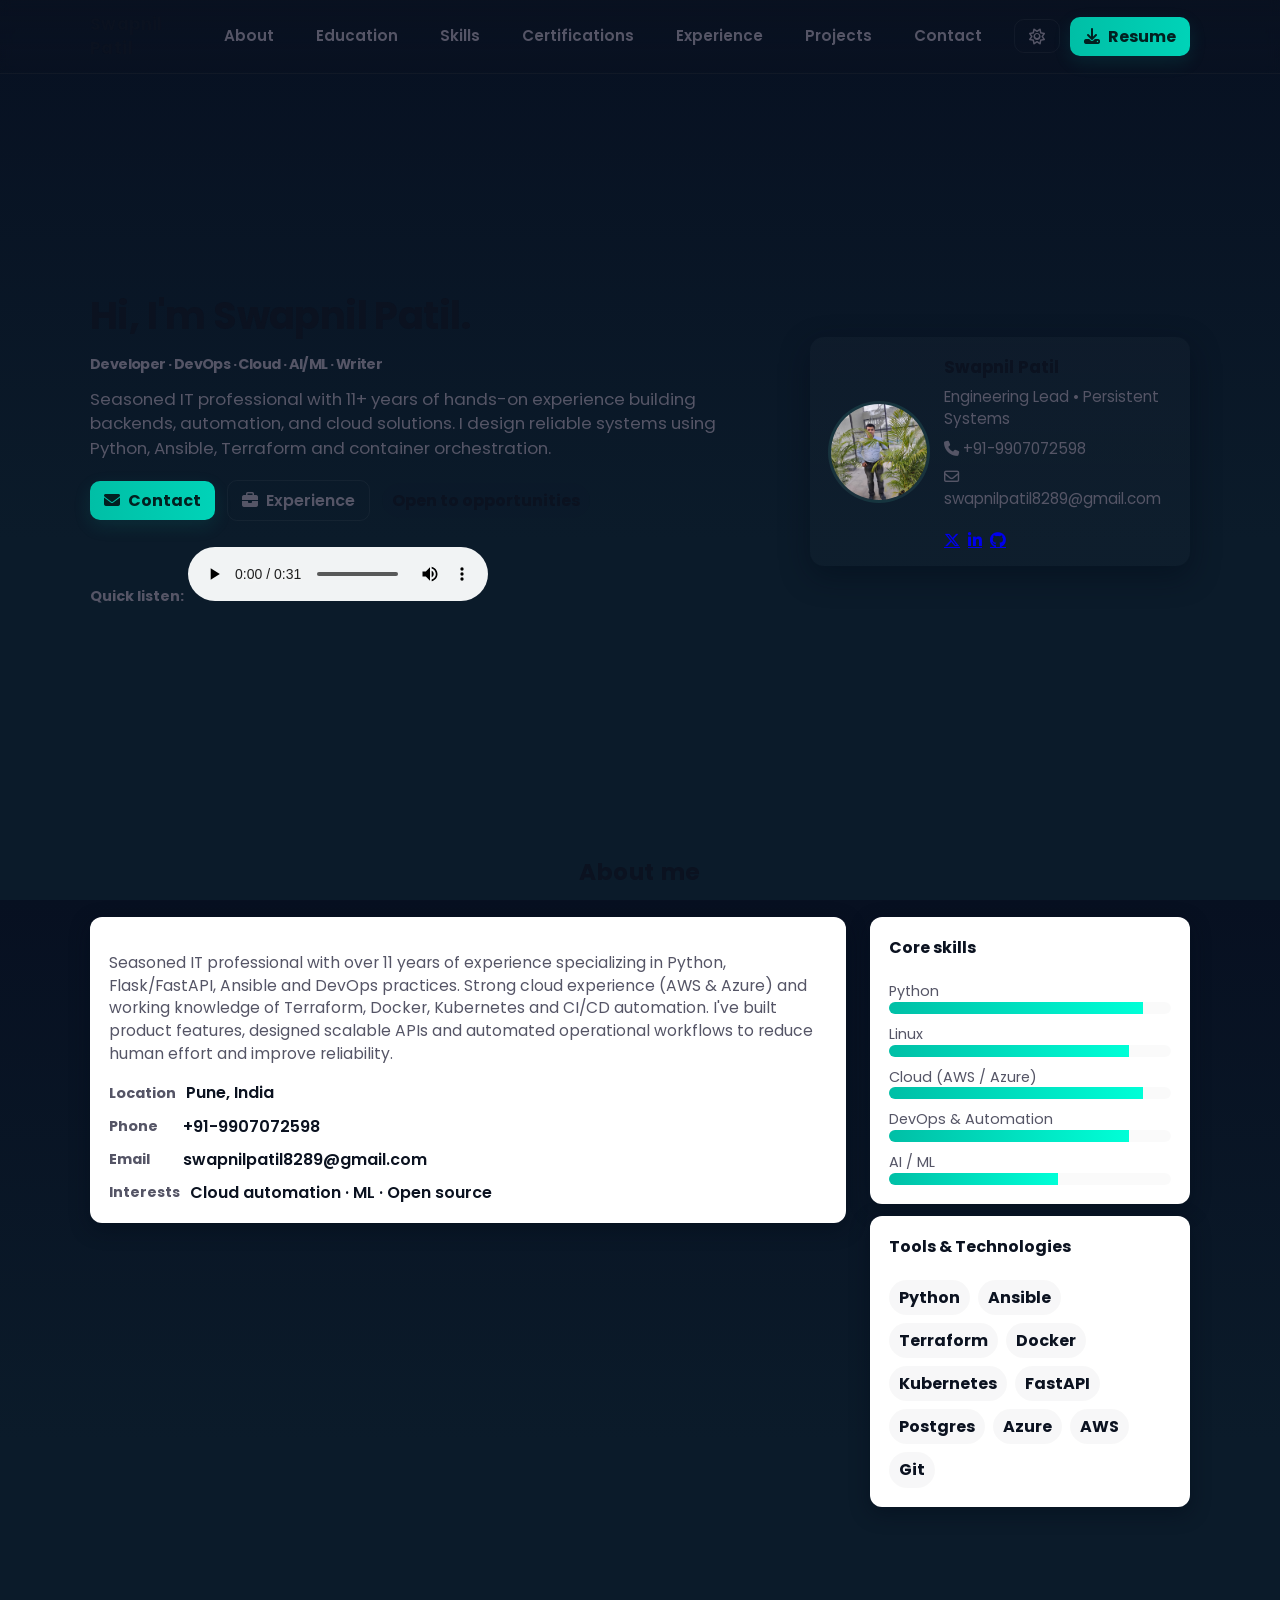
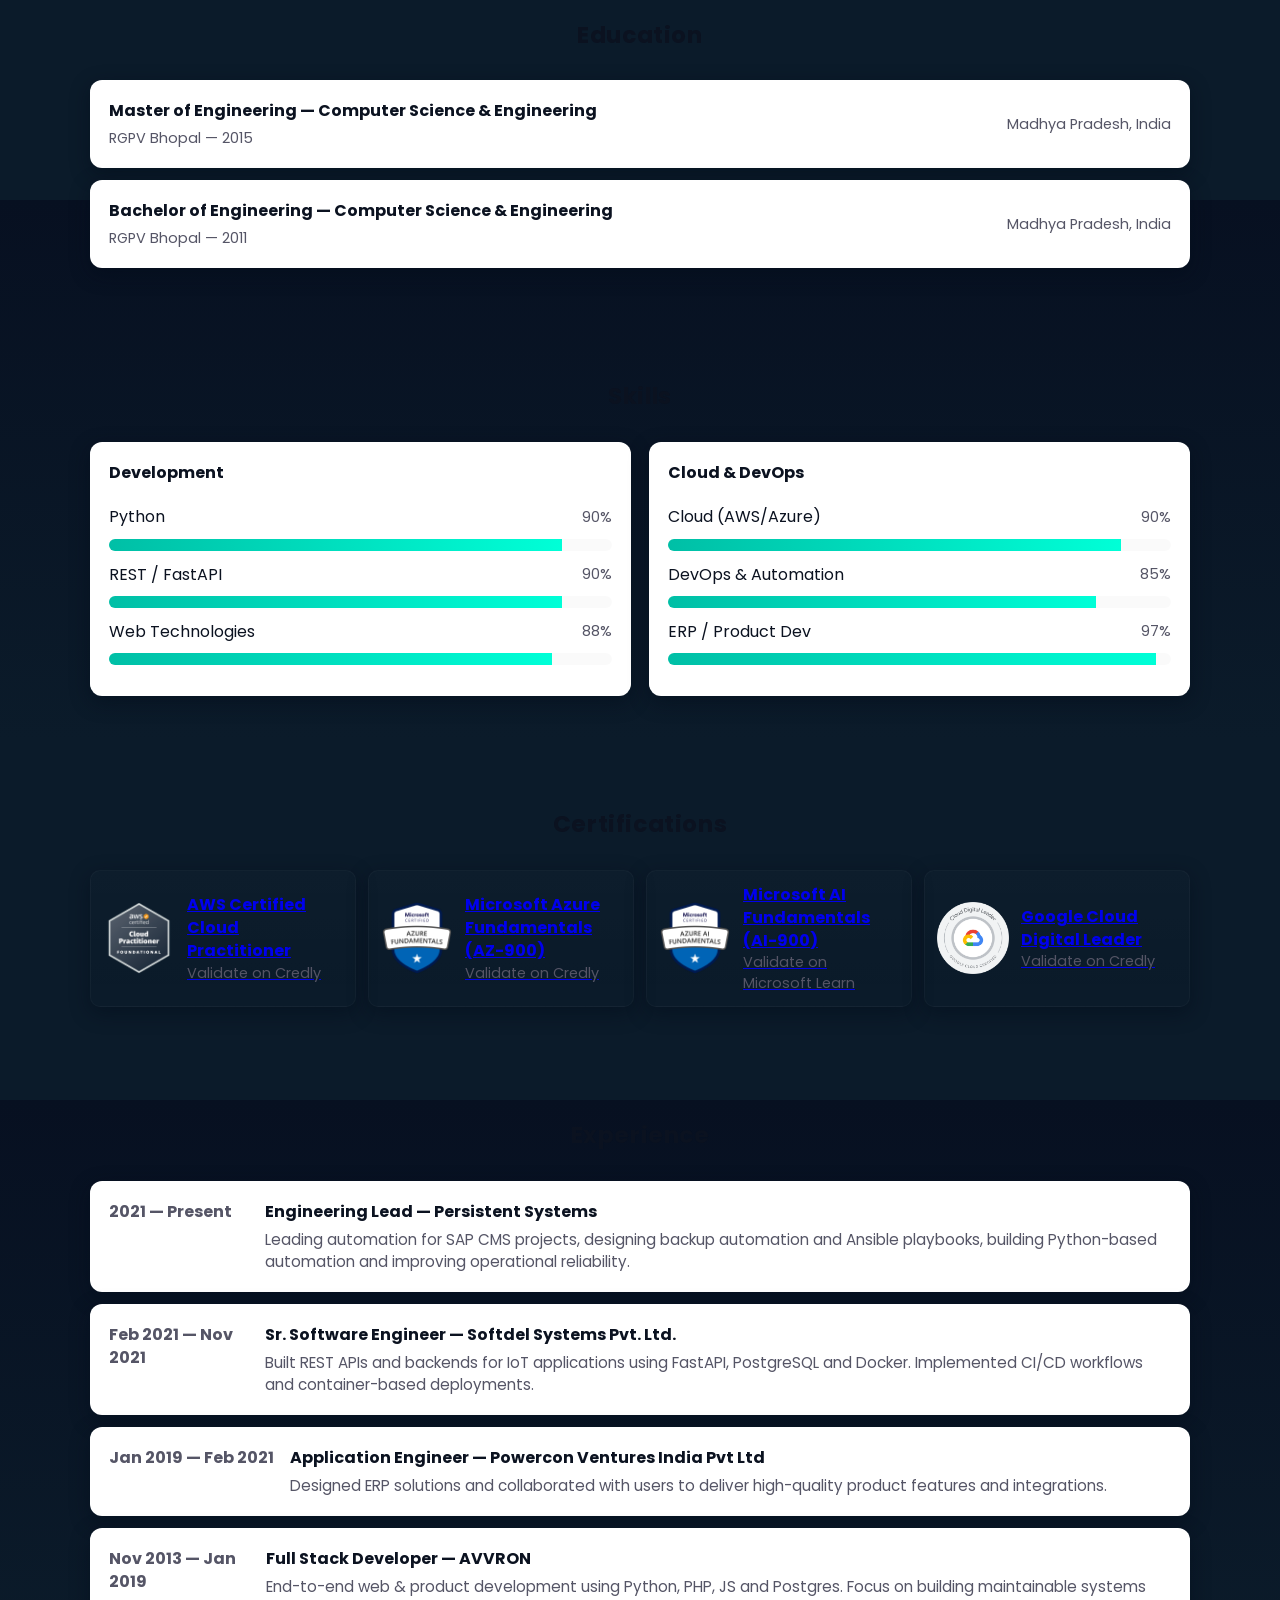
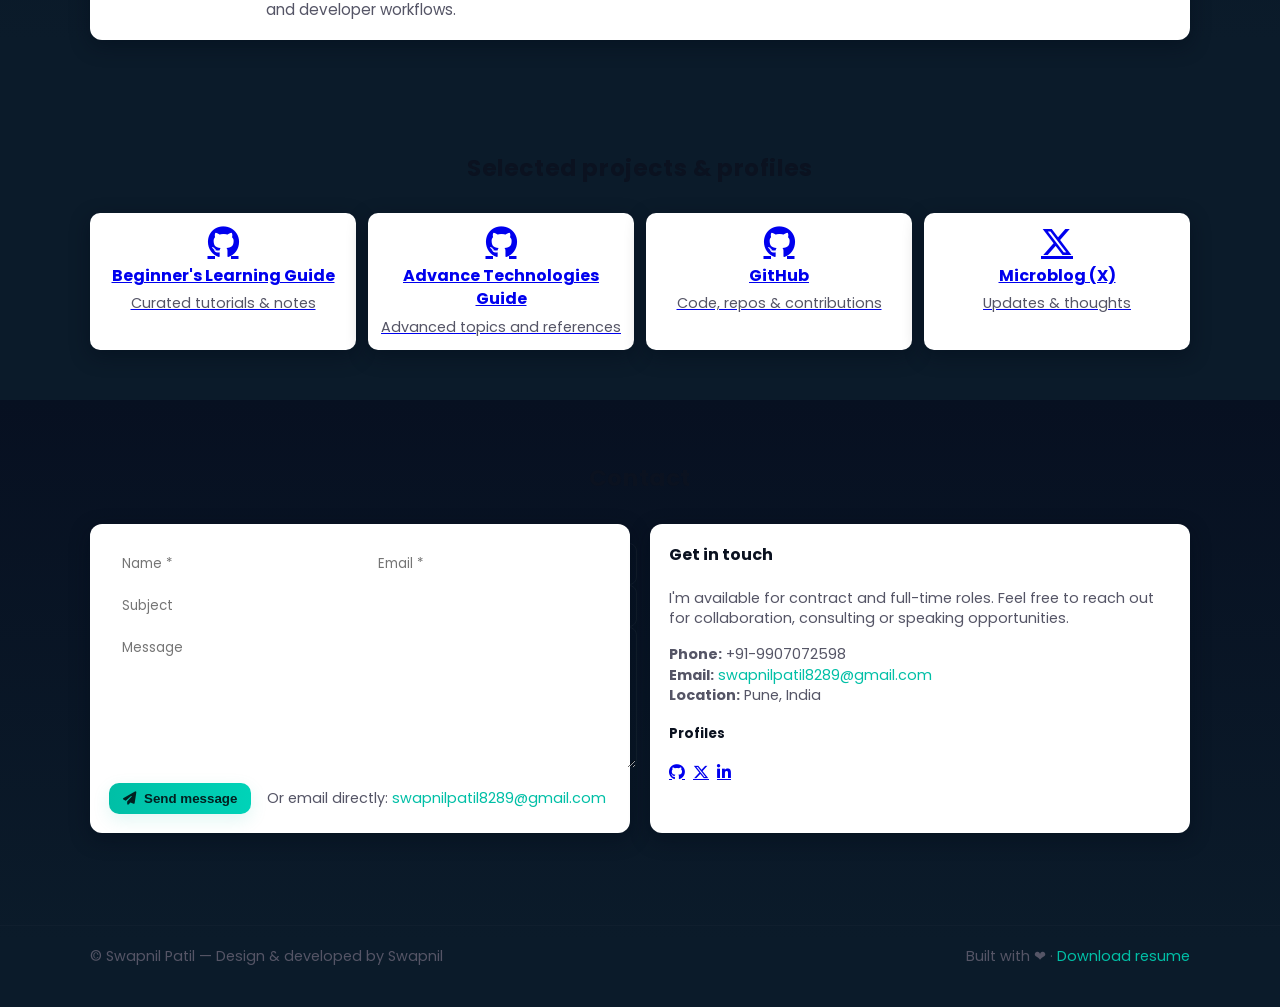
<file: index1.html>
<!-- Generated by GitHub Copilot Chat Assistant -->
<!doctype html>
<html lang="en">
<head>
  <meta charset="utf-8" />
  <meta http-equiv="X-UA-Compatible" content="IE=edge" />
  <meta name="viewport" content="width=device-width,initial-scale=1" />
  <meta name="description" content="Swapnil Patil — Developer · DevOps · Cloud · AI/ML. Modern resume/portfolio." />
  <title>Swapnil Patil — Developer · DevOps · Cloud · AI/ML</title>

  <!-- Google Font -->
  <link href="https://fonts.googleapis.com/css2?family=Poppins:wght@300;400;600;700;800&display=swap" rel="stylesheet">

  <!-- Font Awesome -->
  <link rel="stylesheet" href="https://cdnjs.cloudflare.com/ajax/libs/font-awesome/6.4.0/css/all.min.css" integrity="sha512-pap9x8W6gq3o6f9sRkL8rG0V6B+g0s3u1tG9s6L2u7XQz5i4QKZf6rH1x3U2q3Q0uK9qK1a2bQ4a8R7Y9X1g==" crossorigin="anonymous" referrerpolicy="no-referrer" />

  <!-- Simple reset and custom styles -->
  <style>
    :root{
      --bg:#0f1724;
      --card:#0b1220;
      --muted:#9aa4b2;
      --accent:#00bfa6; /* teal accent */
      --glass: rgba(255,255,255,0.04);
      --glass-2: rgba(255,255,255,0.02);
      --text:#e6eef5;
      --max-width:1100px;
    }

    /* Light theme fallback */
    body.light {
      --bg: #f7fbff;
      --card: #ffffff;
      --muted: #556;
      --text: #0b1220;
      --glass: rgba(11,18,32,0.03);
      --glass-2: rgba(11,18,32,0.02);
    }

    html,body{height:100%;}
    body{
      margin:0;
      font-family:"Poppins",system-ui,-apple-system,Segoe UI,Roboto, "Helvetica Neue", Arial;
      background: linear-gradient(180deg, #071021 0%, #0b1b2a 60%), radial-gradient(800px 400px at 10% 10%, rgba(0,191,166,0.06), transparent);
      color:var(--text);
      -webkit-font-smoothing:antialiased;
      -moz-osx-font-smoothing:grayscale;
      scroll-behavior:smooth;
      line-height:1.45;
    }

    .container{
      max-width:var(--max-width);
      margin:0 auto;
      padding:0 20px;
    }

    /* NAV */
    header.site-header{
      position:sticky;
      top:0;
      z-index:200;
      backdrop-filter: blur(6px);
      background: linear-gradient(180deg, rgba(11,18,32,0.55), rgba(11,18,32,0.35));
      border-bottom:1px solid rgba(255,255,255,0.03);
    }
    .nav-inner{
      display:flex;
      align-items:center;
      justify-content:space-between;
      gap:20px;
      padding:12px 0;
    }
    .brand{
      font-weight:700;
      letter-spacing:0.4px;
      font-size:1.05rem;
      color:var(--text);
      text-decoration:none;
    }
    .nav-links{
      display:flex;
      gap:18px;
      align-items:center;
    }
    .nav-links a{
      color:var(--muted);
      text-decoration:none;
      font-weight:600;
      font-size:0.95rem;
      padding:8px 12px;
      border-radius:8px;
    }
    .nav-links a.active, .nav-links a:hover{
      color:var(--text);
      background:var(--glass);
    }
    .nav-cta{
      display:flex;
      gap:10px;
      align-items:center;
    }
    .btn{
      display:inline-flex;
      align-items:center;
      gap:8px;
      text-decoration:none;
      background:linear-gradient(90deg,var(--accent),#00d3b8);
      color:#022020;
      padding:8px 14px;
      border-radius:10px;
      font-weight:700;
      box-shadow: 0 6px 18px rgba(0,191,166,0.12);
      border: none;
      cursor:pointer;
    }
    .btn.ghost{
      background:transparent;
      color:var(--muted);
      border:1px solid rgba(255,255,255,0.04);
      box-shadow:none;
      font-weight:600;
    }

    /* HERO */
    .hero{
      padding:72px 0 42px;
      min-height:68vh;
      display:flex;
      align-items:center;
    }
    .hero-grid{
      display:grid;
      grid-template-columns: 1fr 380px;
      gap:36px;
      align-items:center;
    }
    .hero-left h1{
      margin:0;
      font-size:2.4rem;
      line-height:1.02;
      letter-spacing:-0.6px;
    }
    .hero-left p.lead{
      color:var(--muted);
      margin:12px 0 20px;
      font-size:1.05rem;
    }
    .roles{
      color:var(--accent);
      font-weight:700;
      display:inline-block;
      margin-left:6px;
    }
    .hero-actions{display:flex; gap:12px; align-items:center; margin-top:14px;}
    .profile-card{
      background:linear-gradient(180deg, rgba(255,255,255,0.02), rgba(255,255,255,0.01));
      border-radius:14px;
      padding:18px;
      box-shadow: 0 10px 30px rgba(2,12,25,0.45);
      display:flex;
      gap:14px;
      align-items:center;
      justify-content:flex-start;
    }
    .profile-img{
      width:96px;
      height:96px;
      flex:0 0 96px;
      border-radius:50%;
      overflow:hidden;
      border:3px solid rgba(255,255,255,0.06);
      display:flex;
      align-items:center;
      justify-content:center;
      background:linear-gradient(180deg,#072833,#0c2430);
    }
    .profile-img img{width:100%;height:100%;object-fit:cover;display:block;}
    .profile-meta h3{margin:0;font-size:1.05rem;}
    .profile-meta p{margin:6px 0 0;color:var(--muted);font-size:0.95rem;}

    /* SECTIONS */
    section.section{
      padding:56px 0;
    }
    .section .section-title{
      text-align:center;
      margin-bottom:28px;
      color:var(--text);
    }
    .section .section-title h2{
      margin:0;
      font-size:1.45rem;
      letter-spacing:0.6px;
    }
    .card{
      background:var(--card);
      border-radius:12px;
      padding:18px;
      box-shadow: 0 6px 20px rgba(2,12,25,0.45);
      border:1px solid rgba(255,255,255,0.03);
    }

    /* ABOUT */
    .about-grid{display:grid;grid-template-columns:1fr 320px;gap:24px;align-items:start;}
    .about-grid .bio{color:var(--muted);font-size:0.98rem;}
    .contact-info{display:flex;flex-direction:column;gap:10px;margin-top:12px;}
    .ci-row{display:flex;gap:10px;align-items:center;}
    .ci-row h4{margin:0;font-size:0.9rem;color:var(--muted);min-width:64px;}
    .ci-row p{margin:0;color:var(--text);font-weight:600;}

    /* SKILLS */
    .skills-grid{display:grid;grid-template-columns:repeat(2,1fr);gap:18px;}
    .skill{
      display:flex;flex-direction:column;gap:10px;
    }
    .skill .meta{display:flex;justify-content:space-between;align-items:center;}
    .bar{
      background:var(--glass-2);
      height:12px;border-radius:8px;
      overflow:hidden;
    }
    .bar > i{
      display:block;height:100%;background:linear-gradient(90deg,var(--accent),#00ffd7);
      width:0%;
      transition:width 1.1s cubic-bezier(.2,.9,.2,1);
    }

    /* CERTS */
    .cert-grid{display:grid;grid-template-columns:repeat(auto-fit,minmax(220px,1fr));gap:12px;}
    .cert{
      display:flex;gap:12px;align-items:center;padding:12px;
      transition:transform .18s ease, box-shadow .18s ease;
      background:linear-gradient(180deg,rgba(255,255,255,0.01),transparent);
      border-radius:10px;
    }
    .cert:hover{transform:translateY(-6px);box-shadow:0 10px 28px rgba(2,12,25,0.45);}
    .cert img{width:72px;height:auto;object-fit:contain;border-radius:6px;background:transparent;}

    /* EXPERIENCE */
    .exp-list{display:grid;gap:12px;}
    .exp-item{
      display:flex;gap:16px;align-items:flex-start;
    }
    .exp-date{min-width:140px;color:var(--muted);font-weight:700;}
    .exp-body h4{margin:0 0 6px;}
    .exp-body p{margin:0;color:var(--muted);font-size:0.95rem;}

    /* PROFILES */
    .profiles-grid{display:grid;grid-template-columns:repeat(auto-fit,minmax(160px,1fr));gap:12px;}
    .profile-card-cta{display:flex;flex-direction:column;align-items:center;gap:6px;padding:12px;border-radius:10px;text-align:center;}

    /* CONTACT */
    .contact-grid{display:grid;grid-template-columns:1fr 1fr;gap:20px;}
    input,textarea{
      width:100%;
      padding:10px 12px;border-radius:8px;border:1px solid rgba(255,255,255,0.04);
      background:transparent;color:var(--text);
      resize:vertical;
      font-family:inherit;
    }
    .form-actions{text-align:left;margin-top:8px;}
    .socials{display:flex;gap:10px;margin-top:12px;}
    .socials a{display:inline-flex;align-items:center;justify-content:center;width:40px;height:40px;border-radius:8px;background:var(--glass);color:var(--muted);text-decoration:none;}

    /* FOOTER */
    footer{
      padding:20px 0 40px;
      color:var(--muted);
      text-align:center;
      border-top:1px solid rgba(255,255,255,0.02);
      margin-top:36px;
    }

    /* small screens */
    @media (max-width:900px){
      .hero-grid{grid-template-columns:1fr; text-align:center;}
      .profile-card{justify-content:center;}
      .about-grid{grid-template-columns:1fr;}
      .container{padding:0 16px;}
      .contact-grid{grid-template-columns:1fr;}
      .nav-links{display:none;}
    }

    /* minor utilities */
    .muted{color:var(--muted);}
    .mb{margin-bottom:12px;}
    .muted-small{font-size:0.9rem;color:var(--muted);}
    .chip{display:inline-block;background:var(--glass);padding:6px 10px;border-radius:999px;font-weight:700;color:var(--text);}
  </style>
</head>
<body>
  <header class="site-header">
    <div class="container nav-inner" role="navigation" aria-label="Main navigation">
      <a class="brand" href="#welcome">Swapnil Patil</a>

      <nav class="nav-links" aria-hidden="false">
        <a href="#about" class="active">About</a>
        <a href="#education">Education</a>
        <a href="#skills">Skills</a>
        <a href="#certifications">Certifications</a>
        <a href="#experience">Experience</a>
        <a href="#profiles">Projects</a>
        <a href="#contact">Contact</a>
      </nav>

      <div class="nav-cta">
        <a class="btn ghost" id="toggle-theme" title="Toggle theme" aria-pressed="false"><i class="fa-regular fa-moon"></i></a>
        <a class="btn" href="assets/download/Swapnil_Patil_Gen1.pdf" download><i class="fa-solid fa-download"></i> Resume</a>
      </div>
    </div>
  </header>

  <main>
    <!-- HERO -->
    <section id="welcome" class="hero container">
      <div class="hero-grid">
        <div class="hero-left">
          <h1>Hi, I'm Swapnil Patil.<br><span class="muted-small">Developer · DevOps · Cloud · AI/ML · Writer</span></h1>
          <p class="lead">Seasoned IT professional with 11+ years of hands-on experience building backends, automation, and cloud solutions. I design reliable systems using Python, Ansible, Terraform and container orchestration.</p>

          <div class="hero-actions">
            <a class="btn" href="mailto:swapnilpatil8289@gmail.com"><i class="fa-solid fa-envelope"></i> Contact</a>
            <a class="btn ghost" href="#experience"><i class="fa-solid fa-briefcase"></i> Experience</a>
            <span class="chip">Open to opportunities</span>
          </div>

          <div style="margin-top:18px" class="muted-small">
            <strong>Quick listen:</strong>
            <audio controls style="margin-top:8px">
              <source src="assets/audio/profile.mp3" type="audio/mpeg">
              Your browser does not support the audio element.
            </audio>
          </div>
        </div>

        <aside class="profile-card" aria-label="Profile card">
          <div class="profile-img" role="img" aria-label="Swapnil Patil">
            <img src="assets/images/about/profile_image.jpg" alt="Swapnil Patil">
          </div>
          <div class="profile-meta">
            <h3>Swapnil Patil</h3>
            <p class="muted-small">Engineering Lead • Persistent Systems</p>
            <p style="margin-top:8px" class="muted-small"><i class="fa-solid fa-phone"></i> +91-9907072598</p>
            <p class="muted-small"><i class="fa-regular fa-envelope"></i> swapnilpatil8289@gmail.com</p>

            <div style="margin-top:10px;display:flex;gap:8px;">
              <a class="socials" href="https://x.com/swapnilpatil828" title="X / Twitter" aria-label="X">
                <i class="fa-brands fa-x-twitter"></i>
              </a>
              <a class="socials" href="https://www.linkedin.com/in/swapnil-patil-72499861" title="LinkedIn" aria-label="LinkedIn">
                <i class="fa-brands fa-linkedin-in"></i>
              </a>
              <a class="socials" href="https://github.com/swapnilpatil8289" title="GitHub" aria-label="GitHub">
                <i class="fa-brands fa-github"></i>
              </a>
            </div>
          </div>
        </aside>
      </div>
    </section>

    <!-- ABOUT -->
    <section id="about" class="section">
      <div class="container">
        <div class="section-title">
          <h2>About me</h2>
        </div>

        <div class="about-grid">
          <div class="card">
            <p class="bio">
              Seasoned IT professional with over 11 years of experience specializing in Python, Flask/FastAPI, Ansible and DevOps practices. Strong cloud experience (AWS & Azure) and working knowledge of Terraform, Docker, Kubernetes and CI/CD automation. I've built product features, designed scalable APIs and automated operational workflows to reduce human effort and improve reliability.
            </p>

            <div class="contact-info">
              <div class="ci-row"><h4>Location</h4><p>Pune, India</p></div>
              <div class="ci-row"><h4>Phone</h4><p>+91-9907072598</p></div>
              <div class="ci-row"><h4>Email</h4><p>swapnilpatil8289@gmail.com</p></div>
              <div class="ci-row"><h4>Interests</h4><p>Cloud automation · ML · Open source</p></div>
            </div>
          </div>

          <div>
            <div class="card">
              <h4 style="margin-top:0">Core skills</h4>
              <div style="display:grid; gap:10px; margin-top:12px;">
                <div>
                  <div class="muted-small">Python</div>
                  <div class="bar" data-value="90"><i></i></div>
                </div>
                <div>
                  <div class="muted-small">Linux</div>
                  <div class="bar" data-value="85"><i></i></div>
                </div>
                <div>
                  <div class="muted-small">Cloud (AWS / Azure)</div>
                  <div class="bar" data-value="90"><i></i></div>
                </div>
                <div>
                  <div class="muted-small">DevOps & Automation</div>
                  <div class="bar" data-value="85"><i></i></div>
                </div>
                <div>
                  <div class="muted-small">AI / ML</div>
                  <div class="bar" data-value="60"><i></i></div>
                </div>
              </div>
            </div>

            <div class="card" style="margin-top:12px;">
              <h4 style="margin-top:0">Tools & Technologies</h4>
              <div style="display:flex;flex-wrap:wrap;gap:8px;margin-top:10px;">
                <span class="chip">Python</span>
                <span class="chip">Ansible</span>
                <span class="chip">Terraform</span>
                <span class="chip">Docker</span>
                <span class="chip">Kubernetes</span>
                <span class="chip">FastAPI</span>
                <span class="chip">Postgres</span>
                <span class="chip">Azure</span>
                <span class="chip">AWS</span>
                <span class="chip">Git</span>
              </div>
            </div>
          </div>
        </div>
      </div>
    </section>

    <!-- EDUCATION -->
    <section id="education" class="section">
      <div class="container">
        <div class="section-title">
          <h2>Education</h2>
        </div>

        <div style="display:grid;gap:12px;">
          <div class="card" style="display:flex;justify-content:space-between;align-items:center;">
            <div>
              <h4 style="margin:0">Master of Engineering — Computer Science & Engineering</h4>
              <p class="muted-small" style="margin:6px 0 0">RGPV Bhopal — 2015</p>
            </div>
            <div class="muted-small">Madhya Pradesh, India</div>
          </div>

          <div class="card" style="display:flex;justify-content:space-between;align-items:center;">
            <div>
              <h4 style="margin:0">Bachelor of Engineering — Computer Science & Engineering</h4>
              <p class="muted-small" style="margin:6px 0 0">RGPV Bhopal — 2011</p>
            </div>
            <div class="muted-small">Madhya Pradesh, India</div>
          </div>
        </div>
      </div>
    </section>

    <!-- SKILLS -->
    <section id="skills" class="section">
      <div class="container">
        <div class="section-title"><h2>Skills</h2></div>

        <div class="skills-grid">
          <div class="card">
            <h4 style="margin-top:0">Development</h4>
            <div style="margin-top:12px;">
              <div class="skill mb">
                <div class="meta"><span>Python</span><span class="muted-small">90%</span></div>
                <div class="bar" data-value="90"><i></i></div>
              </div>
              <div class="skill mb">
                <div class="meta"><span>REST / FastAPI</span><span class="muted-small">90%</span></div>
                <div class="bar" data-value="90"><i></i></div>
              </div>
              <div class="skill mb">
                <div class="meta"><span>Web Technologies</span><span class="muted-small">88%</span></div>
                <div class="bar" data-value="88"><i></i></div>
              </div>
            </div>
          </div>

          <div class="card">
            <h4 style="margin-top:0">Cloud & DevOps</h4>
            <div style="margin-top:12px;">
              <div class="skill mb">
                <div class="meta"><span>Cloud (AWS/Azure)</span><span class="muted-small">90%</span></div>
                <div class="bar" data-value="90"><i></i></div>
              </div>
              <div class="skill mb">
                <div class="meta"><span>DevOps & Automation</span><span class="muted-small">85%</span></div>
                <div class="bar" data-value="85"><i></i></div>
              </div>
              <div class="skill mb">
                <div class="meta"><span>ERP / Product Dev</span><span class="muted-small">97%</span></div>
                <div class="bar" data-value="97"><i></i></div>
              </div>
            </div>
          </div>
        </div>
      </div>
    </section>

    <!-- CERTIFICATIONS -->
    <section id="certifications" class="section">
      <div class="container">
        <div class="section-title"><h2>Certifications</h2></div>

        <div class="cert-grid">
          <a class="cert card" href="https://www.credly.com/badges/c3d1674e-5d43-4c78-95de-7a74ec16e3e3/public_url" target="_blank" rel="noopener">
            <img src="assets/images/certification/aws_clf.png" alt="AWS Cloud Practitioner">
            <div>
              <strong>AWS Certified Cloud Practitioner</strong>
              <div class="muted-small">Validate on Credly</div>
            </div>
          </a>

          <a class="cert card" href="https://www.credly.com/badges/a7302380-a5b8-486d-aa10-fe7dbb5e2bdf/public_url" target="_blank" rel="noopener">
            <img src="assets/images/certification/az-900.png" alt="Azure Fundamentals (AZ-900)">
            <div>
              <strong>Microsoft Azure Fundamentals (AZ-900)</strong>
              <div class="muted-small">Validate on Credly</div>
            </div>
          </a>

          <a class="cert card" href="https://learn.microsoft.com/en-gb/users/swapnilpatil-9789/credentials/564e2e5a6cfb11e" target="_blank" rel="noopener">
            <img src="assets/images/certification/ai-900.png" alt="AI-900">
            <div>
              <strong>Microsoft AI Fundamentals (AI-900)</strong>
              <div class="muted-small">Validate on Microsoft Learn</div>
            </div>
          </a>

          <a class="cert card" href="https://www.credly.com/badges/fc5547a9-e0d0-480e-96a0-6708605ac49c/public_url" target="_blank" rel="noopener">
            <img src="assets/images/certification/cloud-digital-leader-certification.png" alt="Cloud Digital Leader">
            <div>
              <strong>Google Cloud Digital Leader</strong>
              <div class="muted-small">Validate on Credly</div>
            </div>
          </a>
        </div>
      </div>
    </section>

    <!-- EXPERIENCE -->
    <section id="experience" class="section">
      <div class="container">
        <div class="section-title"><h2>Experience</h2></div>

        <div class="exp-list">
          <div class="card exp-item">
            <div class="exp-date">2021 — Present</div>
            <div class="exp-body">
              <h4>Engineering Lead — Persistent Systems</h4>
              <p class="muted-small">Leading automation for SAP CMS projects, designing backup automation and Ansible playbooks, building Python-based automation and improving operational reliability.</p>
            </div>
          </div>

          <div class="card exp-item">
            <div class="exp-date">Feb 2021 — Nov 2021</div>
            <div class="exp-body">
              <h4>Sr. Software Engineer — Softdel Systems Pvt. Ltd.</h4>
              <p class="muted-small">Built REST APIs and backends for IoT applications using FastAPI, PostgreSQL and Docker. Implemented CI/CD workflows and container-based deployments.</p>
            </div>
          </div>

          <div class="card exp-item">
            <div class="exp-date">Jan 2019 — Feb 2021</div>
            <div class="exp-body">
              <h4>Application Engineer — Powercon Ventures India Pvt Ltd</h4>
              <p class="muted-small">Designed ERP solutions and collaborated with users to deliver high-quality product features and integrations.</p>
            </div>
          </div>

          <div class="card exp-item">
            <div class="exp-date">Nov 2013 — Jan 2019</div>
            <div class="exp-body">
              <h4>Full Stack Developer — AVVRON</h4>
              <p class="muted-small">End-to-end web & product development using Python, PHP, JS and Postgres. Focus on building maintainable systems and developer workflows.</p>
            </div>
          </div>
        </div>
      </div>
    </section>

    <!-- PROFILES / PROJECTS -->
    <section id="profiles" class="section">
      <div class="container">
        <div class="section-title"><h2>Selected projects & profiles</h2></div>

        <div class="profiles-grid">
          <a class="card profile-card-cta" href="https://github.com/swapnilpatil8289/Beginners-Learning-Guide/wiki" target="_blank" rel="noopener">
            <i class="fa-brands fa-github fa-2x"></i>
            <strong>Beginner's Learning Guide</strong>
            <span class="muted-small">Curated tutorials & notes</span>
          </a>

          <a class="card profile-card-cta" href="https://github.com/swapnilpatil8289/advance_technogies/wiki" target="_blank" rel="noopener">
            <i class="fa-brands fa-github fa-2x"></i>
            <strong>Advance Technologies Guide</strong>
            <span class="muted-small">Advanced topics and references</span>
          </a>

          <a class="card profile-card-cta" href="https://github.com/swapnilpatil8289" target="_blank" rel="noopener">
            <i class="fa-brands fa-github fa-2x"></i>
            <strong>GitHub</strong>
            <span class="muted-small">Code, repos & contributions</span>
          </a>

          <a class="card profile-card-cta" href="https://x.com/swapnilpatil828" target="_blank" rel="noopener">
            <i class="fa-brands fa-x-twitter fa-2x"></i>
            <strong>Microblog (X)</strong>
            <span class="muted-small">Updates & thoughts</span>
          </a>
        </div>
      </div>
    </section>

    <!-- CONTACT -->
    <section id="contact" class="section">
      <div class="container">
        <div class="section-title"><h2>Contact</h2></div>

        <div class="contact-grid">
          <form class="card" onsubmit="contactSubmit(event)" aria-label="Contact form">
            <div style="display:grid;grid-template-columns:1fr 1fr;gap:10px;">
              <input id="name" name="name" placeholder="Name *" required>
              <input id="email" name="email" type="email" placeholder="Email *" required>
            </div>
            <input id="subject" name="subject" placeholder="Subject">
            <textarea id="message" name="message" rows="6" placeholder="Message" required></textarea>

            <div class="form-actions">
              <button class="btn" type="submit"><i class="fa-solid fa-paper-plane"></i> Send message</button>
              <span style="margin-left:12px" class="muted-small">Or email directly: <a href="mailto:swapnilpatil8289@gmail.com" style="color:var(--accent);text-decoration:none;">swapnilpatil8289@gmail.com</a></span>
            </div>
          </form>

          <div class="card">
            <h4 style="margin-top:0">Get in touch</h4>
            <p class="muted-small">I'm available for contract and full-time roles. Feel free to reach out for collaboration, consulting or speaking opportunities.</p>

            <div style="margin-top:14px;">
              <div class="muted-small"><strong>Phone:</strong> +91-9907072598</div>
              <div class="muted-small"><strong>Email:</strong> <a href="mailto:swapnilpatil8289@gmail.com" style="color:var(--accent);text-decoration:none;">swapnilpatil8289@gmail.com</a></div>
              <div class="muted-small"><strong>Location:</strong> Pune, India</div>
            </div>

            <div style="margin-top:18px;">
              <h5 style="margin:0 0 8px">Profiles</h5>
              <div style="display:flex;gap:8px;flex-wrap:wrap;">
                <a class="socials" href="https://github.com/swapnilpatil8289" title="GitHub"><i class="fa-brands fa-github"></i></a>
                <a class="socials" href="https://x.com/swapnilpatil828" title="X"><i class="fa-brands fa-x-twitter"></i></a>
                <a class="socials" href="https://www.linkedin.com/in/swapnil-patil-72499861" title="LinkedIn"><i class="fa-brands fa-linkedin-in"></i></a>
              </div>
            </div>
          </div>
        </div>

      </div>
    </section>

  </main>

  <footer>
    <div class="container">
      <div style="display:flex;justify-content:space-between;align-items:center;gap:12px;flex-wrap:wrap;">
        <div class="muted-small">&copy; Swapnil Patil — Design & developed by Swapnil</div>
        <div class="muted-small">Built with ❤️ · <a href="assets/download/Swapnil_Patil_Gen1.pdf" style="color:var(--accent);text-decoration:none;">Download resume</a></div>
      </div>
    </div>
  </footer>

  <!-- Minimal JS for interactions -->
  <script>
    // Animate progress bars on load / on visible
    function animateBars(){
      document.querySelectorAll('.bar').forEach(function(bar){
        var value = parseInt(bar.getAttribute('data-value') || 0, 10);
        var inner = bar.querySelector('i');
        if(inner){
          // small delay for stagger
          setTimeout(function(){
            inner.style.width = Math.max(2, Math.min(100, value)) + '%';
          }, 150);
        }
      });
    }

    // Intersection observer to animate when visible
    if('IntersectionObserver' in window){
      const obs = new IntersectionObserver((entries, o) => {
        entries.forEach(e => {
          if(e.isIntersecting){
            animateBars();
            o.disconnect(); // one-shot
          }
        });
      }, {threshold:0.15});
      obs.observe(document.querySelector('main') || document.body);
    } else {
      window.addEventListener('load', animateBars);
    }

    // Theme toggle (dark/light)
    const themeBtn = document.getElementById('toggle-theme');
    function applyTheme(theme){
      if(theme === 'light'){
        document.body.classList.add('light');
        themeBtn.innerHTML = '<i class="fa-regular fa-sun"></i>';
        themeBtn.setAttribute('aria-pressed','true');
      } else {
        document.body.classList.remove('light');
        themeBtn.innerHTML = '<i class="fa-regular fa-moon"></i>';
        themeBtn.setAttribute('aria-pressed','false');
      }
      try { localStorage.setItem('site-theme', theme); } catch(e){}
    }
    themeBtn.addEventListener('click', function(){
      const isLight = document.body.classList.contains('light');
      applyTheme(isLight ? 'dark' : 'light');
    });
    (function(){
      const saved = (localStorage.getItem('site-theme') || (window.matchMedia && window.matchMedia('(prefers-color-scheme: light)').matches ? 'light' : 'dark'));
      applyTheme(saved);
    })();

    // Simple contact submit handler: creates mailto link (keeps things static)
    function contactSubmit(e){
      e.preventDefault();
      const name = document.getElementById('name').value.trim();
      const email = document.getElementById('email').value.trim();
      const subject = document.getElementById('subject').value.trim() || 'Contact from portfolio';
      const message = document.getElementById('message').value.trim();
      if(!name || !email || !message){
        alert('Please fill Name, Email and Message.');
        return;
      }
      const body = encodeURIComponent('Name: ' + name + '\\nEmail: ' + email + '\\n\\n' + message);
      const mailto = 'mailto:swapnilpatil8289@gmail.com?subject=' + encodeURIComponent(subject) + '&body=' + body;
      window.location.href = mailto;
    }

    // Smoothly highlight nav on scroll
    const sections = document.querySelectorAll('main section[id]');
    const navLinks = document.querySelectorAll('.nav-links a');
    function onScroll(){
      const fromTop = window.scrollY + 80;
      sections.forEach(section => {
        if(section.offsetTop <= fromTop && (section.offsetTop + section.offsetHeight) > fromTop){
          const id = section.id;
          navLinks.forEach(a => a.classList.toggle('active', a.getAttribute('href') === '#' + id));
        }
      });
    }
    window.addEventListener('scroll', onScroll);
    onScroll();

    // small accessibility: focus outline for keyboard users
    document.addEventListener('keydown', function(e){
      if(e.key === 'Tab') document.body.classList.add('show-focus-outlines');
    });
  </script>
</body>
</html>
</file>
